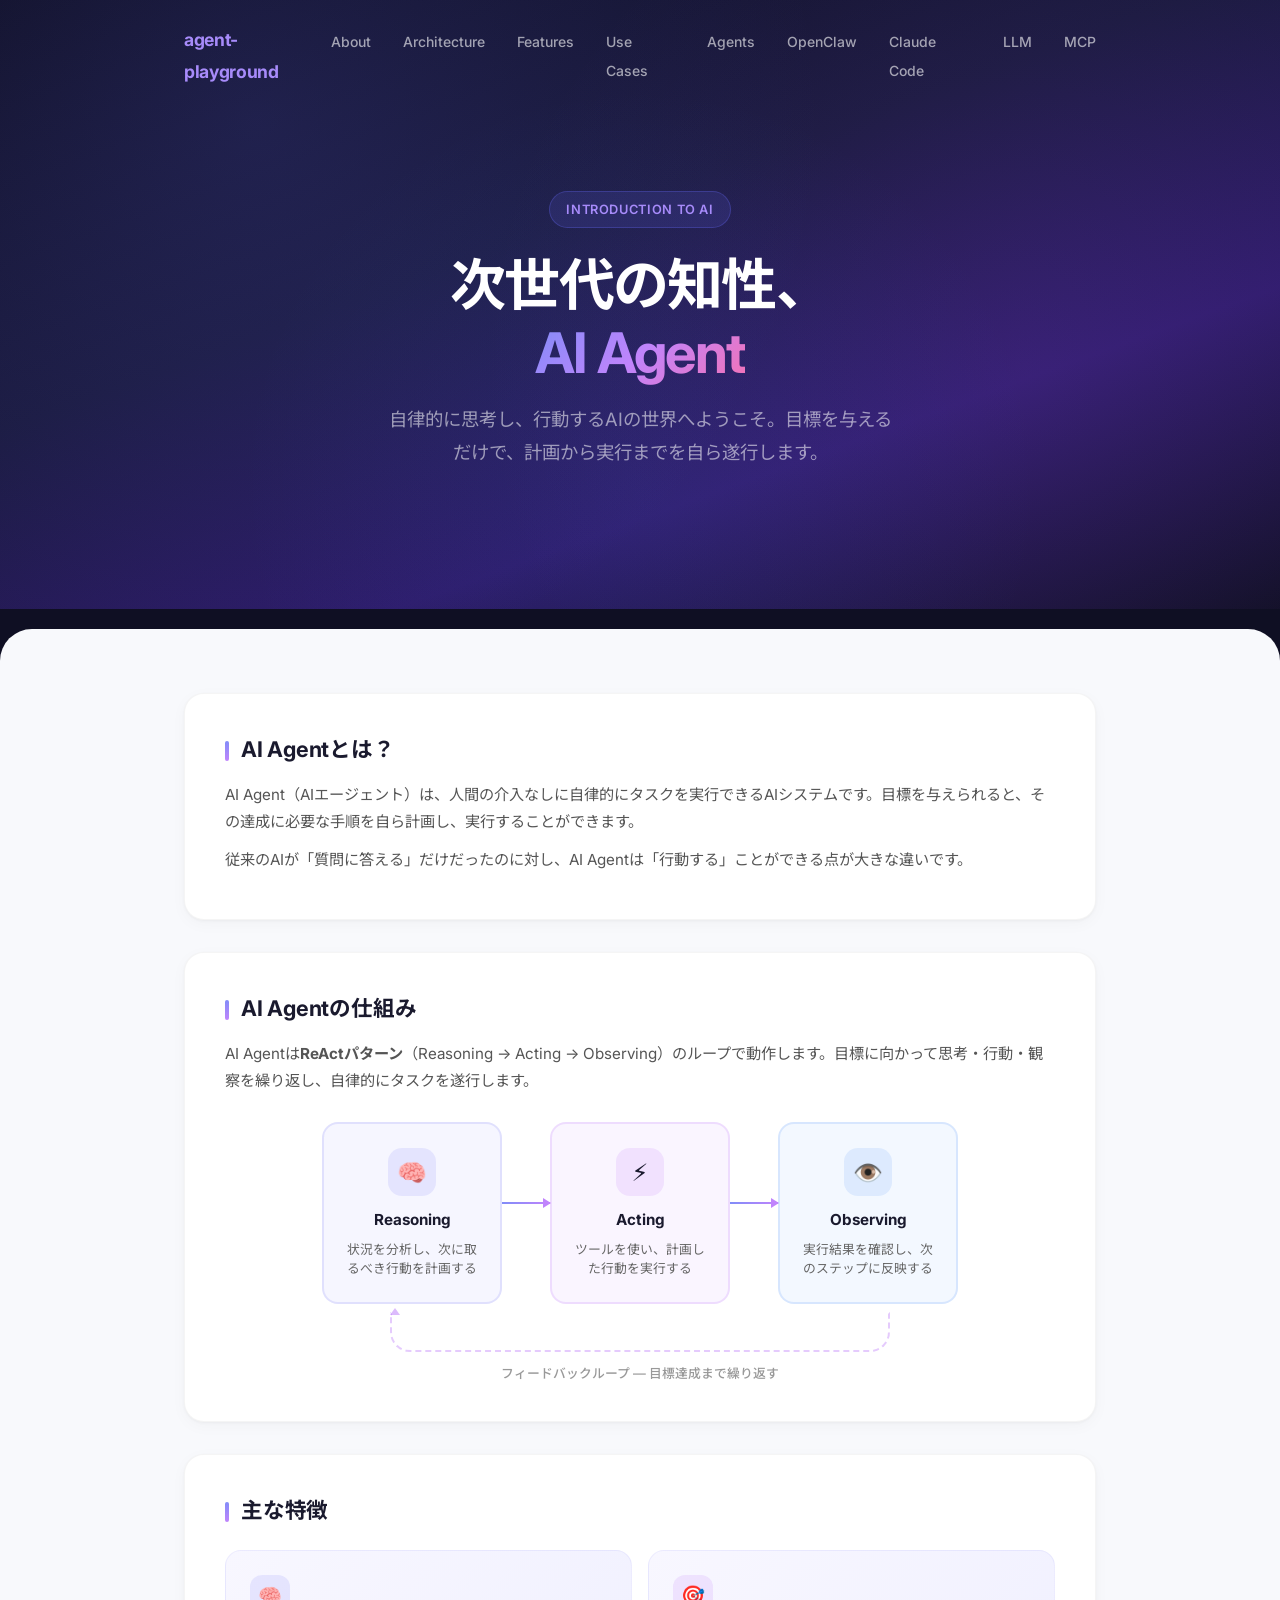
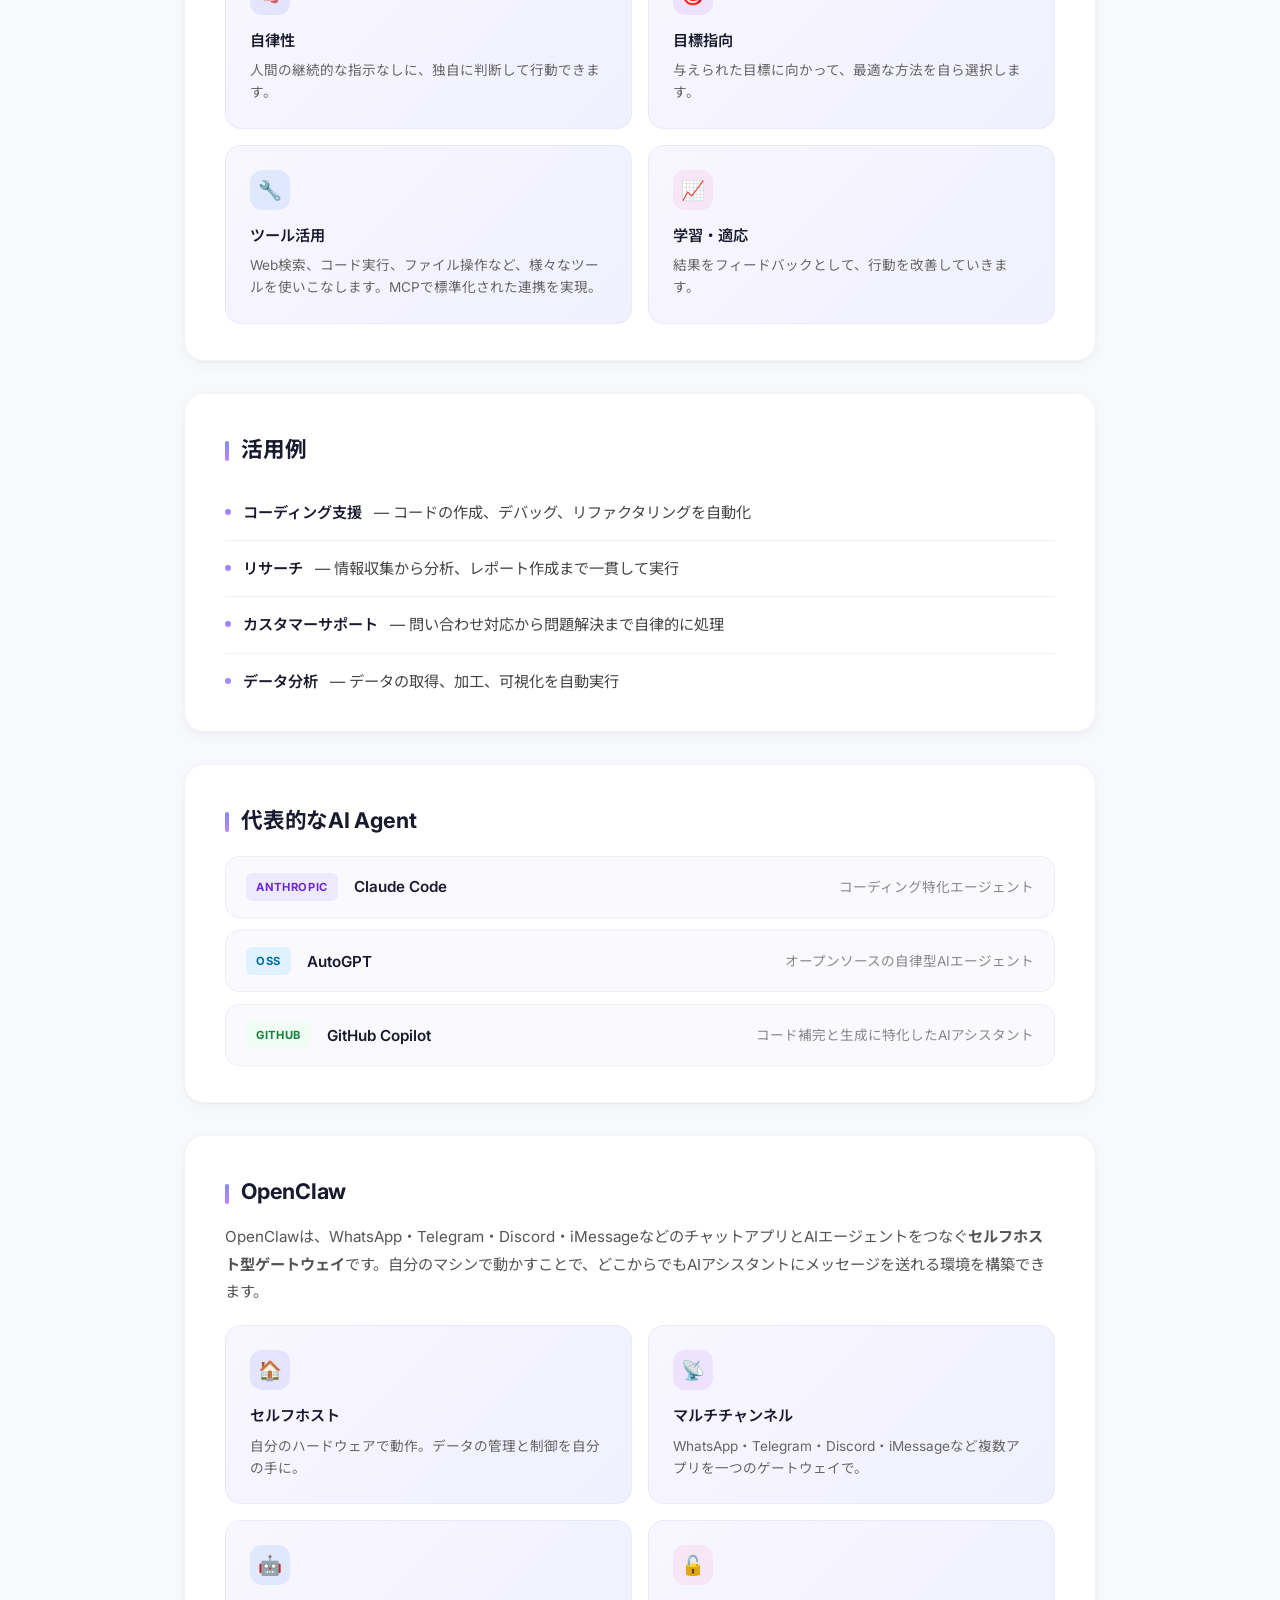
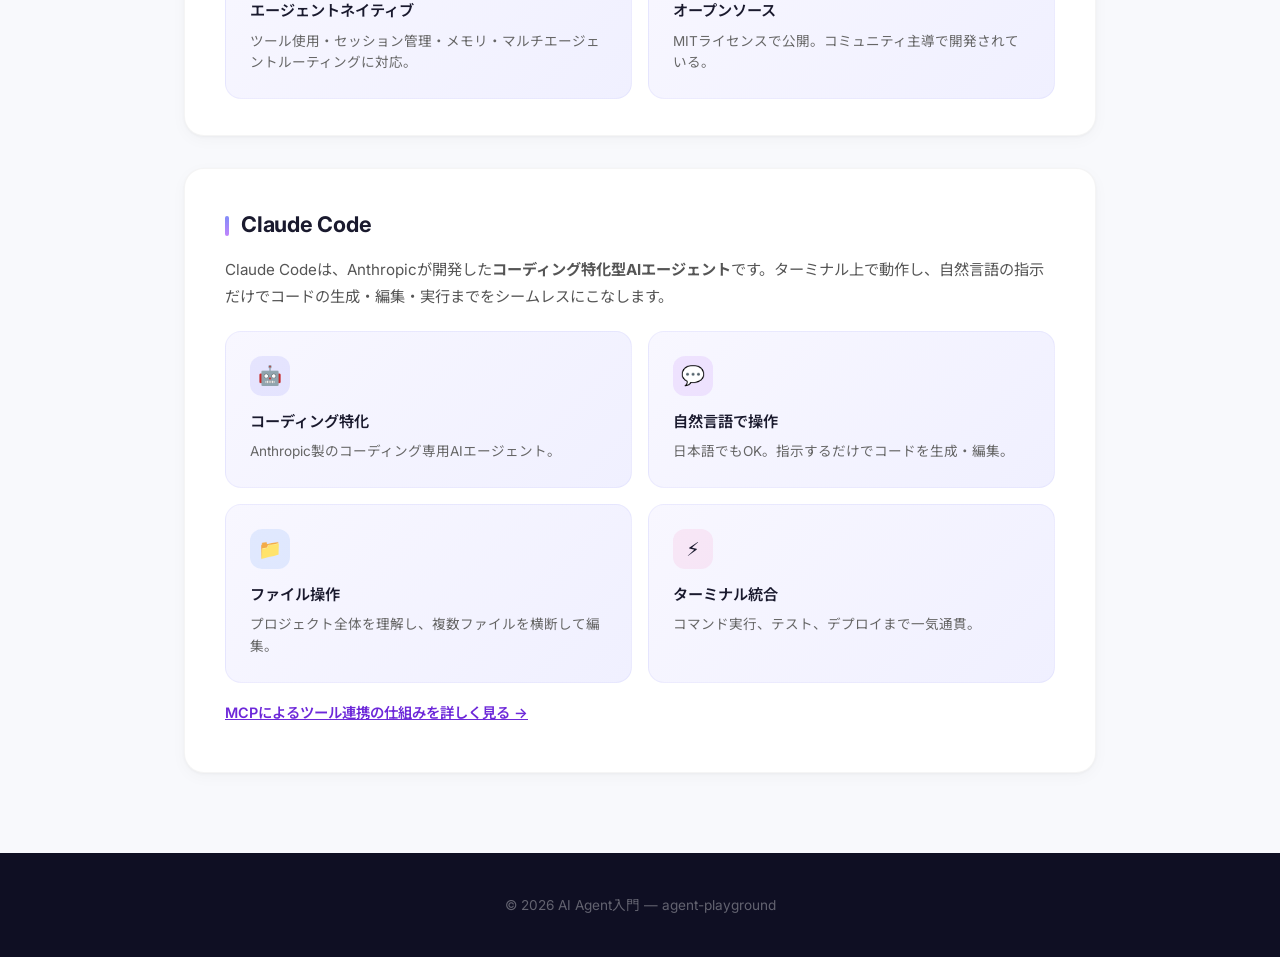
<file: index.html>
<!DOCTYPE html>
<html lang="ja">
<head>
    <meta charset="UTF-8">
    <meta name="viewport" content="width=device-width, initial-scale=1.0">
    <title>AI Agent入門</title>
    <link rel="preconnect" href="https://fonts.googleapis.com">
    <link rel="preconnect" href="https://fonts.gstatic.com" crossorigin>
    <link href="https://fonts.googleapis.com/css2?family=Inter:wght@400;500;600;700&family=Noto+Sans+JP:wght@400;500;600;700&display=swap" rel="stylesheet">
    <link rel="stylesheet" href="styles/common.css">
    <style>
        /* Features grid */
        .features {
            display: grid;
            grid-template-columns: repeat(2, 1fr);
            gap: 16px;
            margin-top: 20px;
        }
        .feature {
            background: linear-gradient(135deg, #f8f7ff 0%, #f0f0ff 100%);
            padding: 24px;
            border-radius: 16px;
            border: 1px solid rgba(99, 102, 241, 0.08);
            transition: border-color 0.2s;
        }
        .feature:hover {
            border-color: rgba(99, 102, 241, 0.2);
        }
        .feature-icon {
            width: 40px;
            height: 40px;
            border-radius: 12px;
            display: flex;
            align-items: center;
            justify-content: center;
            font-size: 1.2rem;
            margin-bottom: 12px;
        }
        .feature-icon.autonomy { background: rgba(99, 102, 241, 0.12); }
        .feature-icon.goal { background: rgba(168, 85, 247, 0.12); }
        .feature-icon.tools { background: rgba(59, 130, 246, 0.12); }
        .feature-icon.learn { background: rgba(244, 114, 182, 0.12); }
        .feature h3 {
            font-size: 0.95rem;
            font-weight: 600;
            color: #1a1a2e;
            margin-bottom: 6px;
        }
        .feature p {
            color: #666;
            font-size: 0.85rem;
            margin-bottom: 0;
            line-height: 1.6;
        }

        /* List items */
        .list-items {
            list-style: none;
            margin: 16px 0 0;
            padding: 0;
        }
        .list-items li {
            display: flex;
            align-items: flex-start;
            gap: 12px;
            padding: 14px 0;
            border-bottom: 1px solid #f0f0f5;
            font-size: 0.95rem;
            color: #444;
        }
        .list-items li:last-child {
            border-bottom: none;
            padding-bottom: 0;
        }
        .list-items li::before {
            content: '';
            flex-shrink: 0;
            width: 6px;
            height: 6px;
            border-radius: 50%;
            background: linear-gradient(135deg, #818cf8, #c084fc);
            margin-top: 10px;
        }
        .list-items strong {
            color: #1a1a2e;
            font-weight: 600;
        }

        /* Agent tags */
        .agent-list {
            display: flex;
            flex-direction: column;
            gap: 12px;
            margin-top: 16px;
        }
        .agent-item {
            display: flex;
            align-items: center;
            gap: 16px;
            padding: 16px 20px;
            background: #fafafe;
            border-radius: 14px;
            border: 1px solid #eeeef5;
            transition: border-color 0.2s;
        }
        .agent-item:hover {
            border-color: #d0d0e0;
        }
        .agent-tag {
            font-size: 0.7rem;
            font-weight: 700;
            text-transform: uppercase;
            letter-spacing: 0.06em;
            padding: 4px 10px;
            border-radius: 6px;
            flex-shrink: 0;
        }
        .agent-tag.anthropic { background: #ede9fe; color: #6d28d9; }
        .agent-tag.oss { background: #e0f2fe; color: #0369a1; }
        .agent-tag.github { background: #f0fdf4; color: #15803d; }
        .agent-name {
            font-weight: 600;
            color: #1a1a2e;
            font-size: 0.95rem;
        }
        .agent-desc {
            color: #888;
            font-size: 0.85rem;
            margin-left: auto;
        }

        /* Responsive */
        @media (max-width: 640px) {
            .features { grid-template-columns: 1fr; }
            .agent-desc { display: none; }
        }
    </style>
</head>
<body>
    <div class="hero-bg">
        <div class="container">
            <nav>
                <div class="logo"><a href="index.html">agent-playground</a></div>
                <ul class="nav-links">
                    <li><a href="#about">About</a></li>
                    <li><a href="#architecture">Architecture</a></li>
                    <li><a href="#features">Features</a></li>
                    <li><a href="#usecases">Use Cases</a></li>
                    <li><a href="#agents">Agents</a></li>
                    <li><a href="#openclaw">OpenClaw</a></li>
                    <li><a href="#claude-code">Claude Code</a></li>
                    <li><a href="llm.html">LLM</a></li>
                    <li><a href="mcp.html">MCP</a></li>
                </ul>
            </nav>
            <header>
                <div class="badge">Introduction to AI</div>
                <h1>次世代の知性、<br><span>AI Agent</span></h1>
                <p>自律的に思考し、行動するAIの世界へようこそ。目標を与えるだけで、計画から実行までを自ら遂行します。</p>
            </header>
        </div>
    </div>

    <div class="content-section">
        <div class="container">
            <div class="card" id="about">
                <h2>AI Agentとは？</h2>
                <p>AI Agent（AIエージェント）は、人間の介入なしに自律的にタスクを実行できるAIシステムです。目標を与えられると、その達成に必要な手順を自ら計画し、実行することができます。</p>
                <p>従来のAIが「質問に答える」だけだったのに対し、AI Agentは「行動する」ことができる点が大きな違いです。</p>
            </div>

            <div class="card" id="architecture">
                <h2>AI Agentの仕組み</h2>
                <p>AI Agentは<strong>ReActパターン</strong>（Reasoning → Acting → Observing）のループで動作します。目標に向かって思考・行動・観察を繰り返し、自律的にタスクを遂行します。</p>
                <div class="react-loop">
                    <div class="react-step react-step--reason">
                        <div class="react-step__icon">🧠</div>
                        <div class="react-step__label">Reasoning</div>
                        <div class="react-step__desc">状況を分析し、次に取るべき行動を計画する</div>
                    </div>
                    <div class="react-arrow react-arrow--horizontal"></div>
                    <div class="react-step react-step--act">
                        <div class="react-step__icon">⚡</div>
                        <div class="react-step__label">Acting</div>
                        <div class="react-step__desc">ツールを使い、計画した行動を実行する</div>
                    </div>
                    <div class="react-arrow react-arrow--horizontal"></div>
                    <div class="react-step react-step--observe">
                        <div class="react-step__icon">👁️</div>
                        <div class="react-step__label">Observing</div>
                        <div class="react-step__desc">実行結果を確認し、次のステップに反映する</div>
                    </div>
                </div>
                <div class="react-feedback">
                    <div class="react-feedback__arrow"></div>
                    <div class="react-feedback__label">フィードバックループ — 目標達成まで繰り返す</div>
                </div>
            </div>

            <div class="card" id="features">
                <h2>主な特徴</h2>
                <div class="features">
                    <div class="feature">
                        <div class="feature-icon autonomy">🧠</div>
                        <h3>自律性</h3>
                        <p>人間の継続的な指示なしに、独自に判断して行動できます。</p>
                    </div>
                    <div class="feature">
                        <div class="feature-icon goal">🎯</div>
                        <h3>目標指向</h3>
                        <p>与えられた目標に向かって、最適な方法を自ら選択します。</p>
                    </div>
                    <a href="mcp.html" class="feature" style="text-decoration: none; color: inherit;">
                        <div class="feature-icon tools">🔧</div>
                        <h3>ツール活用</h3>
                        <p>Web検索、コード実行、ファイル操作など、様々なツールを使いこなします。MCPで標準化された連携を実現。</p>
                    </a>
                    <div class="feature">
                        <div class="feature-icon learn">📈</div>
                        <h3>学習・適応</h3>
                        <p>結果をフィードバックとして、行動を改善していきます。</p>
                    </div>
                </div>
            </div>

            <div class="card" id="usecases">
                <h2>活用例</h2>
                <ul class="list-items">
                    <li><strong>コーディング支援</strong> — コードの作成、デバッグ、リファクタリングを自動化</li>
                    <li><strong>リサーチ</strong> — 情報収集から分析、レポート作成まで一貫して実行</li>
                    <li><strong>カスタマーサポート</strong> — 問い合わせ対応から問題解決まで自律的に処理</li>
                    <li><strong>データ分析</strong> — データの取得、加工、可視化を自動実行</li>
                </ul>
            </div>

            <div class="card" id="agents">
                <h2>代表的なAI Agent</h2>
                <div class="agent-list">
                    <div class="agent-item">
                        <span class="agent-tag anthropic">Anthropic</span>
                        <span class="agent-name">Claude Code</span>
                        <span class="agent-desc">コーディング特化エージェント</span>
                    </div>
                    <div class="agent-item">
                        <span class="agent-tag oss">OSS</span>
                        <span class="agent-name">AutoGPT</span>
                        <span class="agent-desc">オープンソースの自律型AIエージェント</span>
                    </div>
                    <div class="agent-item">
                        <span class="agent-tag github">GitHub</span>
                        <span class="agent-name">GitHub Copilot</span>
                        <span class="agent-desc">コード補完と生成に特化したAIアシスタント</span>
                    </div>
                </div>
            </div>

            <div class="card" id="openclaw">
                <h2>OpenClaw</h2>
                <p>OpenClawは、WhatsApp・Telegram・Discord・iMessageなどのチャットアプリとAIエージェントをつなぐ<strong>セルフホスト型ゲートウェイ</strong>です。自分のマシンで動かすことで、どこからでもAIアシスタントにメッセージを送れる環境を構築できます。</p>
                <div class="features">
                    <div class="feature">
                        <div class="feature-icon autonomy">🏠</div>
                        <h3>セルフホスト</h3>
                        <p>自分のハードウェアで動作。データの管理と制御を自分の手に。</p>
                    </div>
                    <div class="feature">
                        <div class="feature-icon goal">📡</div>
                        <h3>マルチチャンネル</h3>
                        <p>WhatsApp・Telegram・Discord・iMessageなど複数アプリを一つのゲートウェイで。</p>
                    </div>
                    <div class="feature">
                        <div class="feature-icon tools">🤖</div>
                        <h3>エージェントネイティブ</h3>
                        <p>ツール使用・セッション管理・メモリ・マルチエージェントルーティングに対応。</p>
                    </div>
                    <div class="feature">
                        <div class="feature-icon learn">🔓</div>
                        <h3>オープンソース</h3>
                        <p>MITライセンスで公開。コミュニティ主導で開発されている。</p>
                    </div>
                </div>
            </div>
            <div class="card" id="claude-code">
                <h2>Claude Code</h2>
                <p>Claude Codeは、Anthropicが開発した<strong>コーディング特化型AIエージェント</strong>です。ターミナル上で動作し、自然言語の指示だけでコードの生成・編集・実行までをシームレスにこなします。</p>
                <div class="features">
                    <div class="feature">
                        <div class="feature-icon autonomy">🤖</div>
                        <h3>コーディング特化</h3>
                        <p>Anthropic製のコーディング専用AIエージェント。</p>
                    </div>
                    <div class="feature">
                        <div class="feature-icon goal">💬</div>
                        <h3>自然言語で操作</h3>
                        <p>日本語でもOK。指示するだけでコードを生成・編集。</p>
                    </div>
                    <div class="feature">
                        <div class="feature-icon tools">📁</div>
                        <h3>ファイル操作</h3>
                        <p>プロジェクト全体を理解し、複数ファイルを横断して編集。</p>
                    </div>
                    <div class="feature">
                        <div class="feature-icon learn">⚡</div>
                        <h3>ターミナル統合</h3>
                        <p>コマンド実行、テスト、デプロイまで一気通貫。</p>
                    </div>
                </div>
                <p style="margin-top: 16px;"><a href="mcp.html" style="color: #6d28d9; font-weight: 600; font-size: 0.9rem;">MCPによるツール連携の仕組みを詳しく見る &rarr;</a></p>
            </div>
        </div>
    </div>

    <footer>
        <p>&copy; 2026 AI Agent入門 — agent-playground</p>
    </footer>
</body>
</html>
</file>
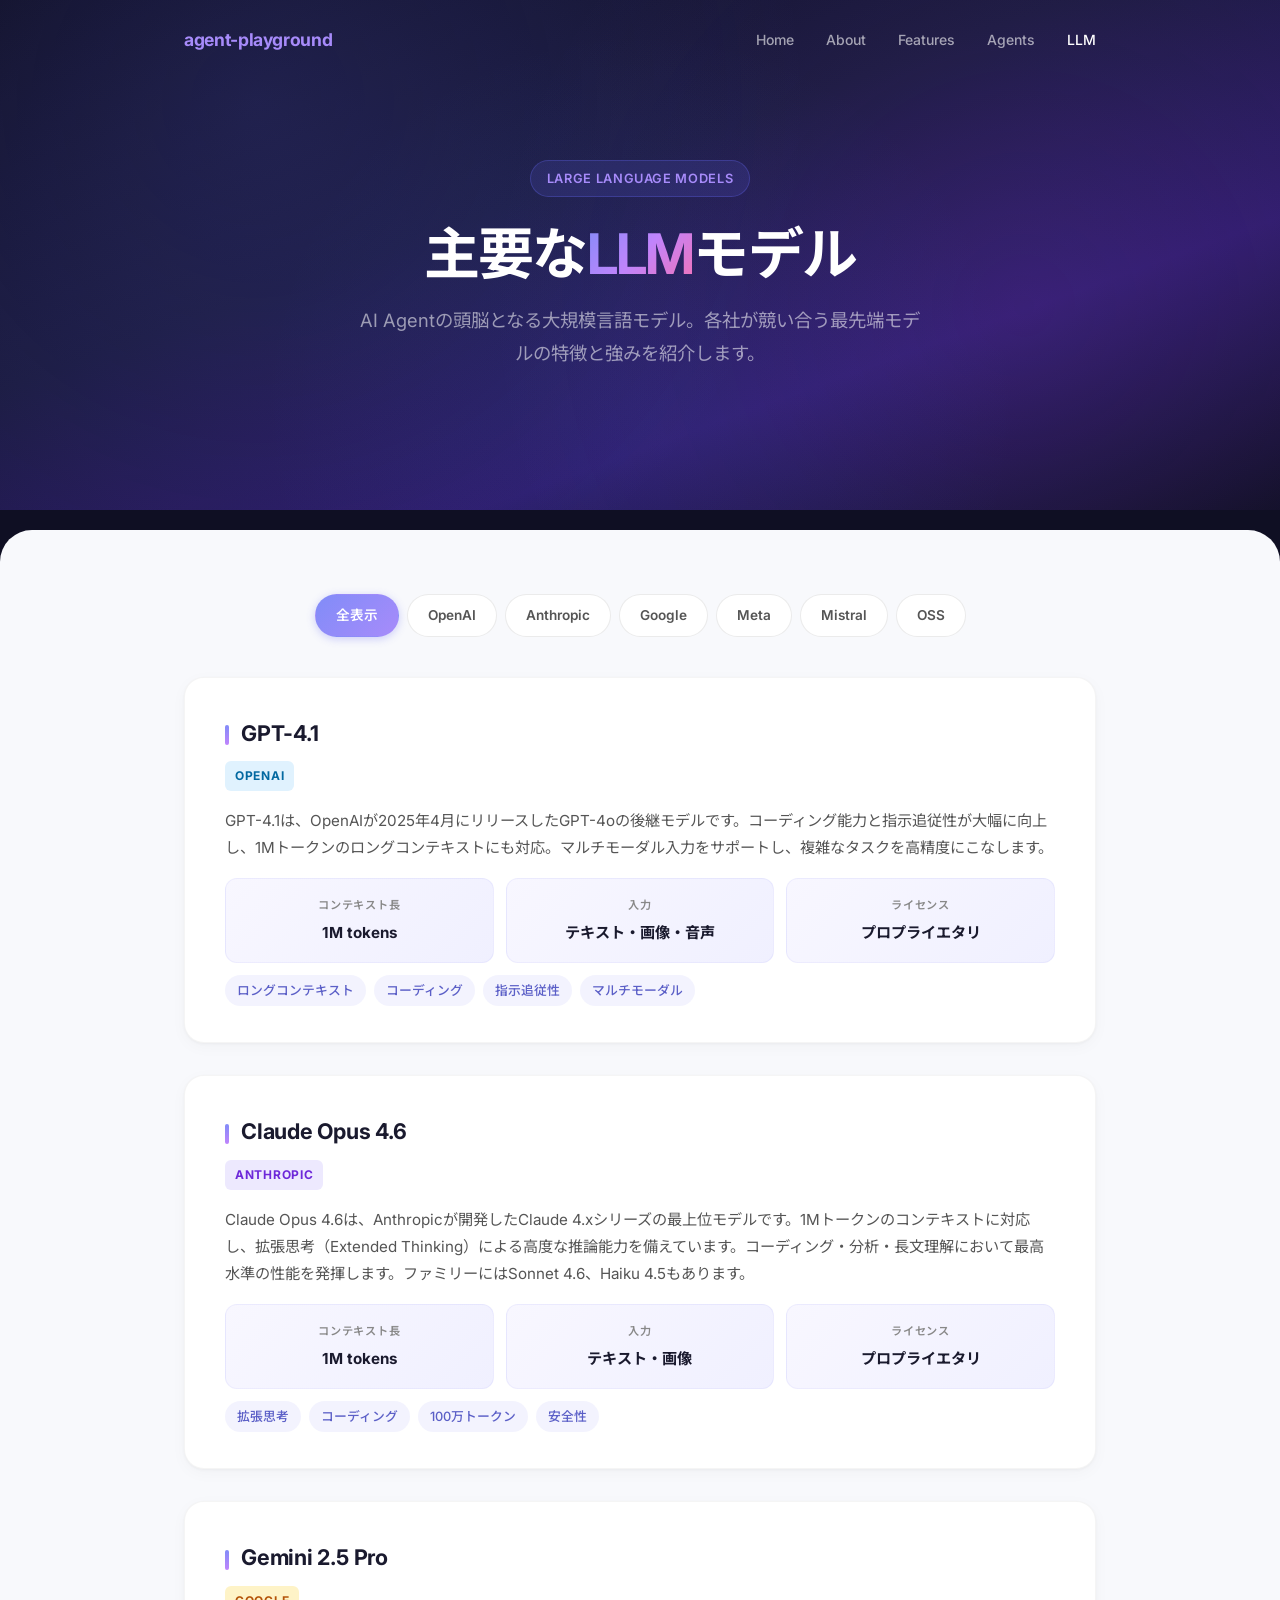
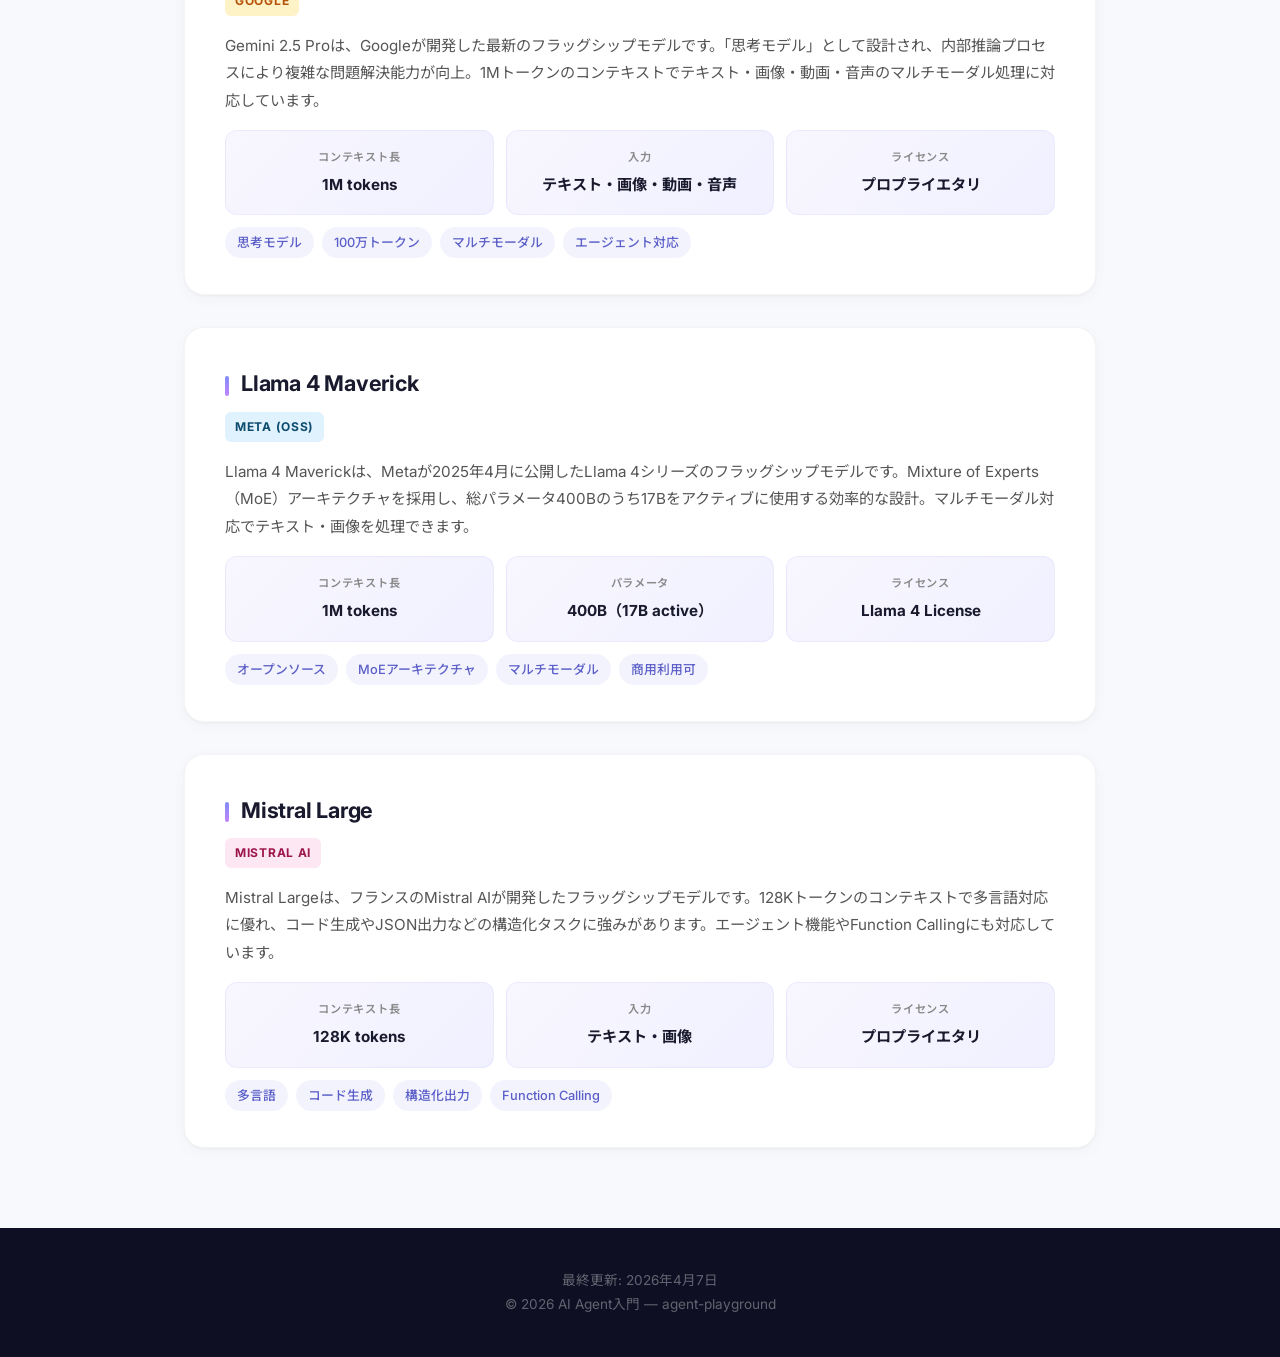
<file: llm.html>
<!DOCTYPE html>
<html lang="ja">
<head>
    <meta charset="UTF-8">
    <meta name="viewport" content="width=device-width, initial-scale=1.0">
    <title>主要LLMモデル紹介 — AI Agent入門</title>
    <link rel="preconnect" href="https://fonts.googleapis.com">
    <link rel="preconnect" href="https://fonts.gstatic.com" crossorigin>
    <link href="https://fonts.googleapis.com/css2?family=Inter:wght@400;500;600;700&family=Noto+Sans+JP:wght@400;500;600;700&display=swap" rel="stylesheet">
    <link rel="stylesheet" href="styles/common.css">
    <style>
        header p {
            max-width: 560px;
        }
        .card h2 {
            margin-bottom: 8px;
        }

        .card-provider {
            display: inline-block;
            font-size: 0.75rem;
            font-weight: 700;
            text-transform: uppercase;
            letter-spacing: 0.06em;
            padding: 4px 10px;
            border-radius: 6px;
            margin-bottom: 16px;
        }
        .card-provider.openai { background: #e0f2fe; color: #0369a1; }
        .card-provider.anthropic { background: #ede9fe; color: #6d28d9; }
        .card-provider.google { background: #fef3c7; color: #b45309; }
        .card-provider.meta { background: #e0f2fe; color: #0c4a6e; }
        .card-provider.mistral { background: #fce7f3; color: #9d174d; }

        .spec-grid {
            display: grid;
            grid-template-columns: repeat(3, 1fr);
            gap: 12px;
            margin-top: 16px;
        }
        .spec-item {
            background: linear-gradient(135deg, #f8f7ff 0%, #f0f0ff 100%);
            padding: 16px;
            border-radius: 12px;
            border: 1px solid rgba(99, 102, 241, 0.08);
            text-align: center;
        }
        .spec-label {
            font-size: 0.7rem;
            font-weight: 600;
            text-transform: uppercase;
            letter-spacing: 0.06em;
            color: #888;
            margin-bottom: 4px;
        }
        .spec-value {
            font-size: 0.95rem;
            font-weight: 700;
            color: #1a1a2e;
        }

        .strengths {
            display: flex;
            flex-wrap: wrap;
            gap: 8px;
            margin-top: 12px;
        }
        .strength-tag {
            font-size: 0.8rem;
            font-weight: 500;
            padding: 4px 12px;
            border-radius: 100px;
            background: rgba(99, 102, 241, 0.08);
            color: #5b5fc7;
        }

        /* Filter */
        .filter-radio {
            display: none;
        }
        .filter-bar {
            display: flex;
            flex-wrap: wrap;
            gap: 8px;
            justify-content: center;
            margin-bottom: 8px;
        }
        .filter-label {
            font-size: 0.85rem;
            font-weight: 600;
            padding: 8px 20px;
            border-radius: 100px;
            background: #fff;
            color: #555;
            border: 1px solid rgba(0, 0, 0, 0.08);
            cursor: pointer;
            transition: all 0.25s ease;
            user-select: none;
        }
        .filter-label:hover {
            background: rgba(99, 102, 241, 0.08);
            color: #5b5fc7;
            border-color: rgba(99, 102, 241, 0.2);
        }
        /* アクティブなフィルタラベル */
        #filter-all:checked ~ .filter-bar label[for="filter-all"],
        #filter-openai:checked ~ .filter-bar label[for="filter-openai"],
        #filter-anthropic:checked ~ .filter-bar label[for="filter-anthropic"],
        #filter-google:checked ~ .filter-bar label[for="filter-google"],
        #filter-meta:checked ~ .filter-bar label[for="filter-meta"],
        #filter-mistral:checked ~ .filter-bar label[for="filter-mistral"],
        #filter-oss:checked ~ .filter-bar label[for="filter-oss"] {
            background: linear-gradient(135deg, #818cf8, #a78bfa);
            color: #fff;
            border-color: transparent;
            box-shadow: 0 2px 8px rgba(99, 102, 241, 0.3);
        }

        /* フィルタリングロジック: 非表示アニメーション */
        .content-section .card {
            transition: opacity 0.3s ease, transform 0.3s ease, max-height 0.4s ease, margin 0.4s ease, padding 0.4s ease;
            overflow: hidden;
            max-height: 600px;
        }

        /* 各フィルタ選択時に該当しないカードを非表示 */
        #filter-openai:checked ~ .card:not(.card-openai),
        #filter-anthropic:checked ~ .card:not(.card-anthropic),
        #filter-google:checked ~ .card:not(.card-google),
        #filter-meta:checked ~ .card:not(.card-meta),
        #filter-mistral:checked ~ .card:not(.card-mistral),
        #filter-oss:checked ~ .card:not(.card-oss) {
            opacity: 0;
            max-height: 0;
            margin: 0;
            padding-top: 0;
            padding-bottom: 0;
            border-color: transparent;
            transform: scale(0.95);
            pointer-events: none;
        }

        /* Responsive */
        @media (max-width: 640px) {
            .spec-grid { grid-template-columns: 1fr; }
            .filter-label {
                font-size: 0.78rem;
                padding: 6px 14px;
            }
        }
    </style>
</head>
<body>
    <div class="hero-bg">
        <div class="container">
            <nav>
                <div class="logo"><a href="index.html">agent-playground</a></div>
                <ul class="nav-links">
                    <li><a href="index.html">Home</a></li>
                    <li><a href="index.html#about">About</a></li>
                    <li><a href="index.html#features">Features</a></li>
                    <li><a href="index.html#agents">Agents</a></li>
                    <li><a href="llm.html" class="active">LLM</a></li>
                </ul>
            </nav>
            <header>
                <div class="badge">Large Language Models</div>
                <h1>主要な<span>LLM</span>モデル</h1>
                <p>AI Agentの頭脳となる大規模言語モデル。各社が競い合う最先端モデルの特徴と強みを紹介します。</p>
            </header>
        </div>
    </div>

    <div class="content-section">
        <div class="container">

            <!-- フィルタ用ラジオボタン（非表示） -->
            <input type="radio" name="filter" id="filter-all" class="filter-radio" checked>
            <input type="radio" name="filter" id="filter-openai" class="filter-radio">
            <input type="radio" name="filter" id="filter-anthropic" class="filter-radio">
            <input type="radio" name="filter" id="filter-google" class="filter-radio">
            <input type="radio" name="filter" id="filter-meta" class="filter-radio">
            <input type="radio" name="filter" id="filter-mistral" class="filter-radio">
            <input type="radio" name="filter" id="filter-oss" class="filter-radio">

            <!-- フィルタバー -->
            <div class="filter-bar">
                <label for="filter-all" class="filter-label">全表示</label>
                <label for="filter-openai" class="filter-label">OpenAI</label>
                <label for="filter-anthropic" class="filter-label">Anthropic</label>
                <label for="filter-google" class="filter-label">Google</label>
                <label for="filter-meta" class="filter-label">Meta</label>
                <label for="filter-mistral" class="filter-label">Mistral</label>
                <label for="filter-oss" class="filter-label">OSS</label>
            </div>

            <!-- GPT-4.1 -->
            <div class="card card-openai">
                <h2>GPT-4.1</h2>
                <span class="card-provider openai">OpenAI</span>
                <p>GPT-4.1は、OpenAIが2025年4月にリリースしたGPT-4oの後継モデルです。コーディング能力と指示追従性が大幅に向上し、1Mトークンのロングコンテキストにも対応。マルチモーダル入力をサポートし、複雑なタスクを高精度にこなします。</p>
                <div class="spec-grid">
                    <div class="spec-item">
                        <div class="spec-label">コンテキスト長</div>
                        <div class="spec-value">1M tokens</div>
                    </div>
                    <div class="spec-item">
                        <div class="spec-label">入力</div>
                        <div class="spec-value">テキスト・画像・音声</div>
                    </div>
                    <div class="spec-item">
                        <div class="spec-label">ライセンス</div>
                        <div class="spec-value">プロプライエタリ</div>
                    </div>
                </div>
                <div class="strengths">
                    <span class="strength-tag">ロングコンテキスト</span>
                    <span class="strength-tag">コーディング</span>
                    <span class="strength-tag">指示追従性</span>
                    <span class="strength-tag">マルチモーダル</span>
                </div>
            </div>

            <!-- Claude Opus 4.6 -->
            <div class="card card-anthropic">
                <h2>Claude Opus 4.6</h2>
                <span class="card-provider anthropic">Anthropic</span>
                <p>Claude Opus 4.6は、Anthropicが開発したClaude 4.xシリーズの最上位モデルです。1Mトークンのコンテキストに対応し、拡張思考（Extended Thinking）による高度な推論能力を備えています。コーディング・分析・長文理解において最高水準の性能を発揮します。ファミリーにはSonnet 4.6、Haiku 4.5もあります。</p>
                <div class="spec-grid">
                    <div class="spec-item">
                        <div class="spec-label">コンテキスト長</div>
                        <div class="spec-value">1M tokens</div>
                    </div>
                    <div class="spec-item">
                        <div class="spec-label">入力</div>
                        <div class="spec-value">テキスト・画像</div>
                    </div>
                    <div class="spec-item">
                        <div class="spec-label">ライセンス</div>
                        <div class="spec-value">プロプライエタリ</div>
                    </div>
                </div>
                <div class="strengths">
                    <span class="strength-tag">拡張思考</span>
                    <span class="strength-tag">コーディング</span>
                    <span class="strength-tag">100万トークン</span>
                    <span class="strength-tag">安全性</span>
                </div>
            </div>

            <!-- Gemini 2.5 Pro -->
            <div class="card card-google">
                <h2>Gemini 2.5 Pro</h2>
                <span class="card-provider google">Google</span>
                <p>Gemini 2.5 Proは、Googleが開発した最新のフラッグシップモデルです。「思考モデル」として設計され、内部推論プロセスにより複雑な問題解決能力が向上。1Mトークンのコンテキストでテキスト・画像・動画・音声のマルチモーダル処理に対応しています。</p>
                <div class="spec-grid">
                    <div class="spec-item">
                        <div class="spec-label">コンテキスト長</div>
                        <div class="spec-value">1M tokens</div>
                    </div>
                    <div class="spec-item">
                        <div class="spec-label">入力</div>
                        <div class="spec-value">テキスト・画像・動画・音声</div>
                    </div>
                    <div class="spec-item">
                        <div class="spec-label">ライセンス</div>
                        <div class="spec-value">プロプライエタリ</div>
                    </div>
                </div>
                <div class="strengths">
                    <span class="strength-tag">思考モデル</span>
                    <span class="strength-tag">100万トークン</span>
                    <span class="strength-tag">マルチモーダル</span>
                    <span class="strength-tag">エージェント対応</span>
                </div>
            </div>

            <!-- Llama 4 Maverick -->
            <div class="card card-meta card-oss">
                <h2>Llama 4 Maverick</h2>
                <span class="card-provider meta">Meta (OSS)</span>
                <p>Llama 4 Maverickは、Metaが2025年4月に公開したLlama 4シリーズのフラッグシップモデルです。Mixture of Experts（MoE）アーキテクチャを採用し、総パラメータ400Bのうち17Bをアクティブに使用する効率的な設計。マルチモーダル対応でテキスト・画像を処理できます。</p>
                <div class="spec-grid">
                    <div class="spec-item">
                        <div class="spec-label">コンテキスト長</div>
                        <div class="spec-value">1M tokens</div>
                    </div>
                    <div class="spec-item">
                        <div class="spec-label">パラメータ</div>
                        <div class="spec-value">400B（17B active）</div>
                    </div>
                    <div class="spec-item">
                        <div class="spec-label">ライセンス</div>
                        <div class="spec-value">Llama 4 License</div>
                    </div>
                </div>
                <div class="strengths">
                    <span class="strength-tag">オープンソース</span>
                    <span class="strength-tag">MoEアーキテクチャ</span>
                    <span class="strength-tag">マルチモーダル</span>
                    <span class="strength-tag">商用利用可</span>
                </div>
            </div>

            <!-- Mistral Large -->
            <div class="card card-mistral">
                <h2>Mistral Large</h2>
                <span class="card-provider mistral">Mistral AI</span>
                <p>Mistral Largeは、フランスのMistral AIが開発したフラッグシップモデルです。128Kトークンのコンテキストで多言語対応に優れ、コード生成やJSON出力などの構造化タスクに強みがあります。エージェント機能やFunction Callingにも対応しています。</p>
                <div class="spec-grid">
                    <div class="spec-item">
                        <div class="spec-label">コンテキスト長</div>
                        <div class="spec-value">128K tokens</div>
                    </div>
                    <div class="spec-item">
                        <div class="spec-label">入力</div>
                        <div class="spec-value">テキスト・画像</div>
                    </div>
                    <div class="spec-item">
                        <div class="spec-label">ライセンス</div>
                        <div class="spec-value">プロプライエタリ</div>
                    </div>
                </div>
                <div class="strengths">
                    <span class="strength-tag">多言語</span>
                    <span class="strength-tag">コード生成</span>
                    <span class="strength-tag">構造化出力</span>
                    <span class="strength-tag">Function Calling</span>
                </div>
            </div>

        </div>
    </div>

    <footer>
        <p>最終更新: 2026年4月7日</p>
        <p>&copy; 2026 AI Agent入門 — agent-playground</p>
    </footer>
</body>
</html>
</file>
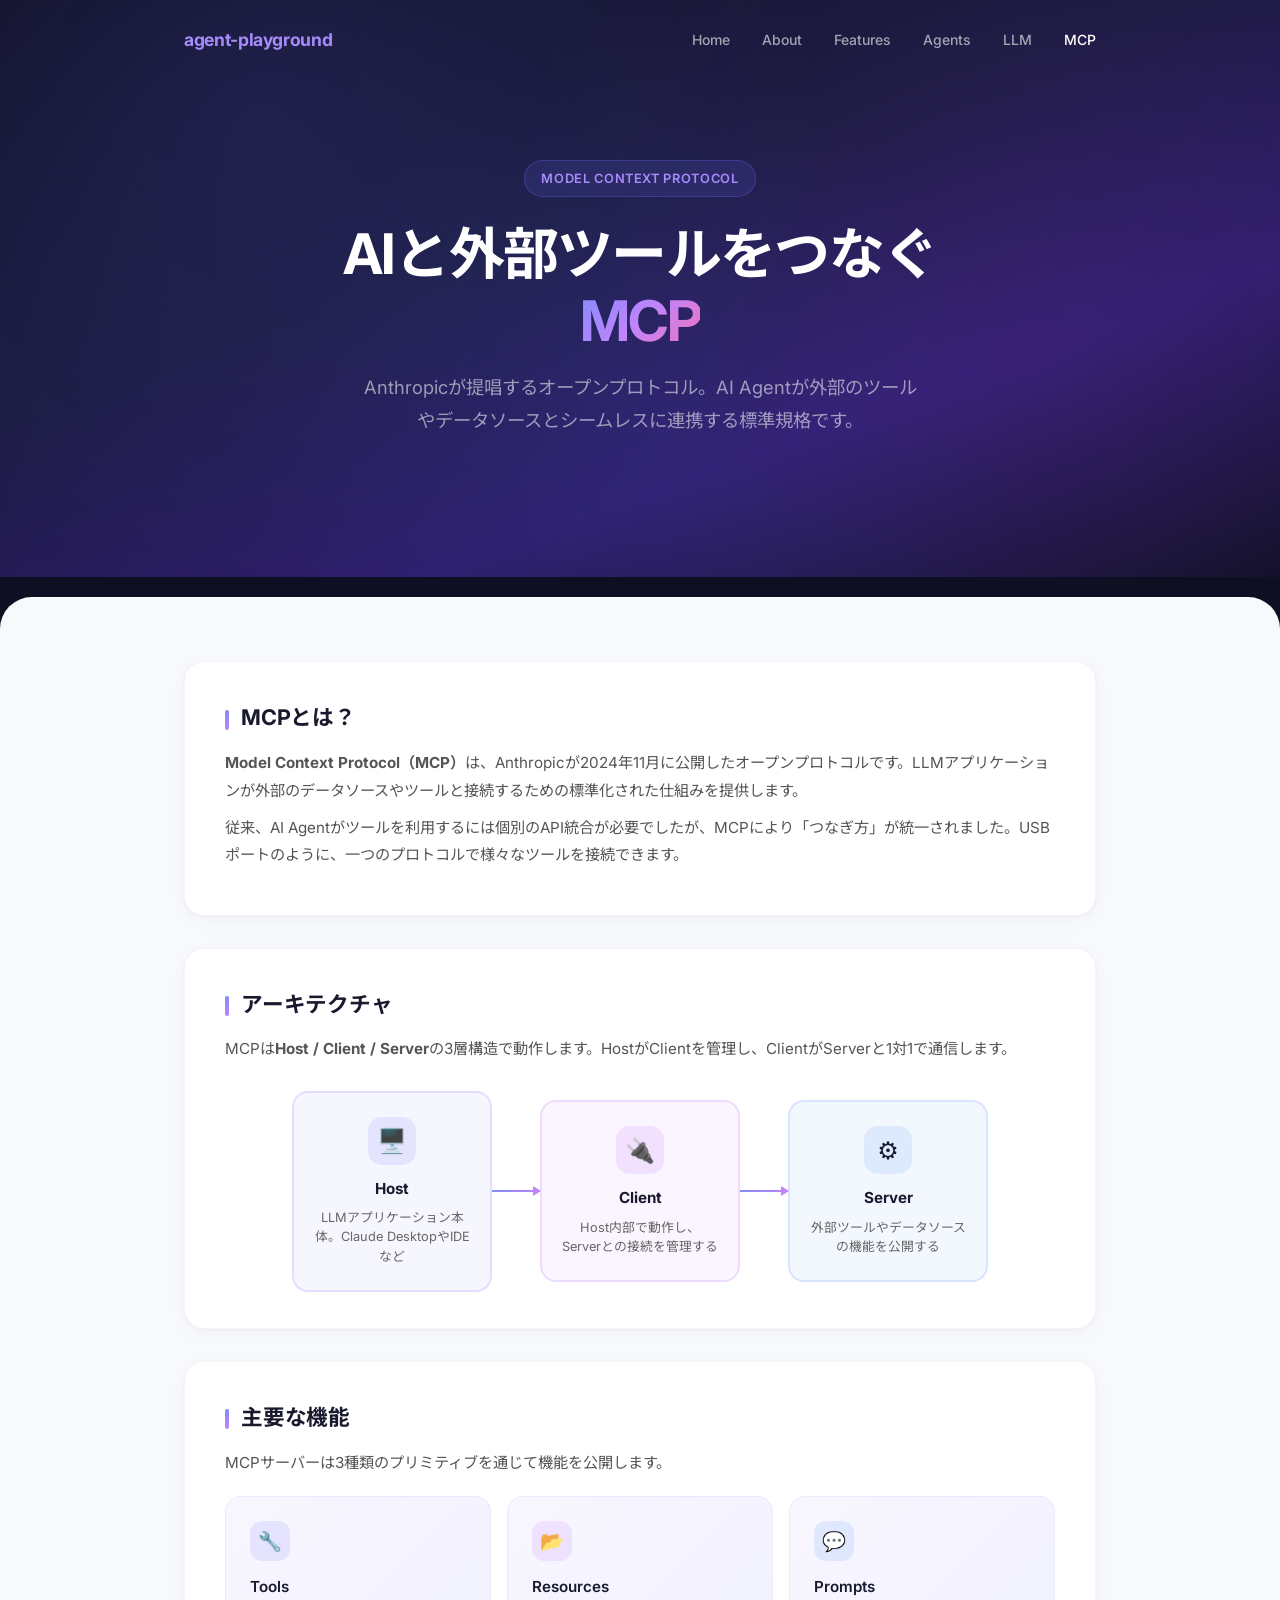
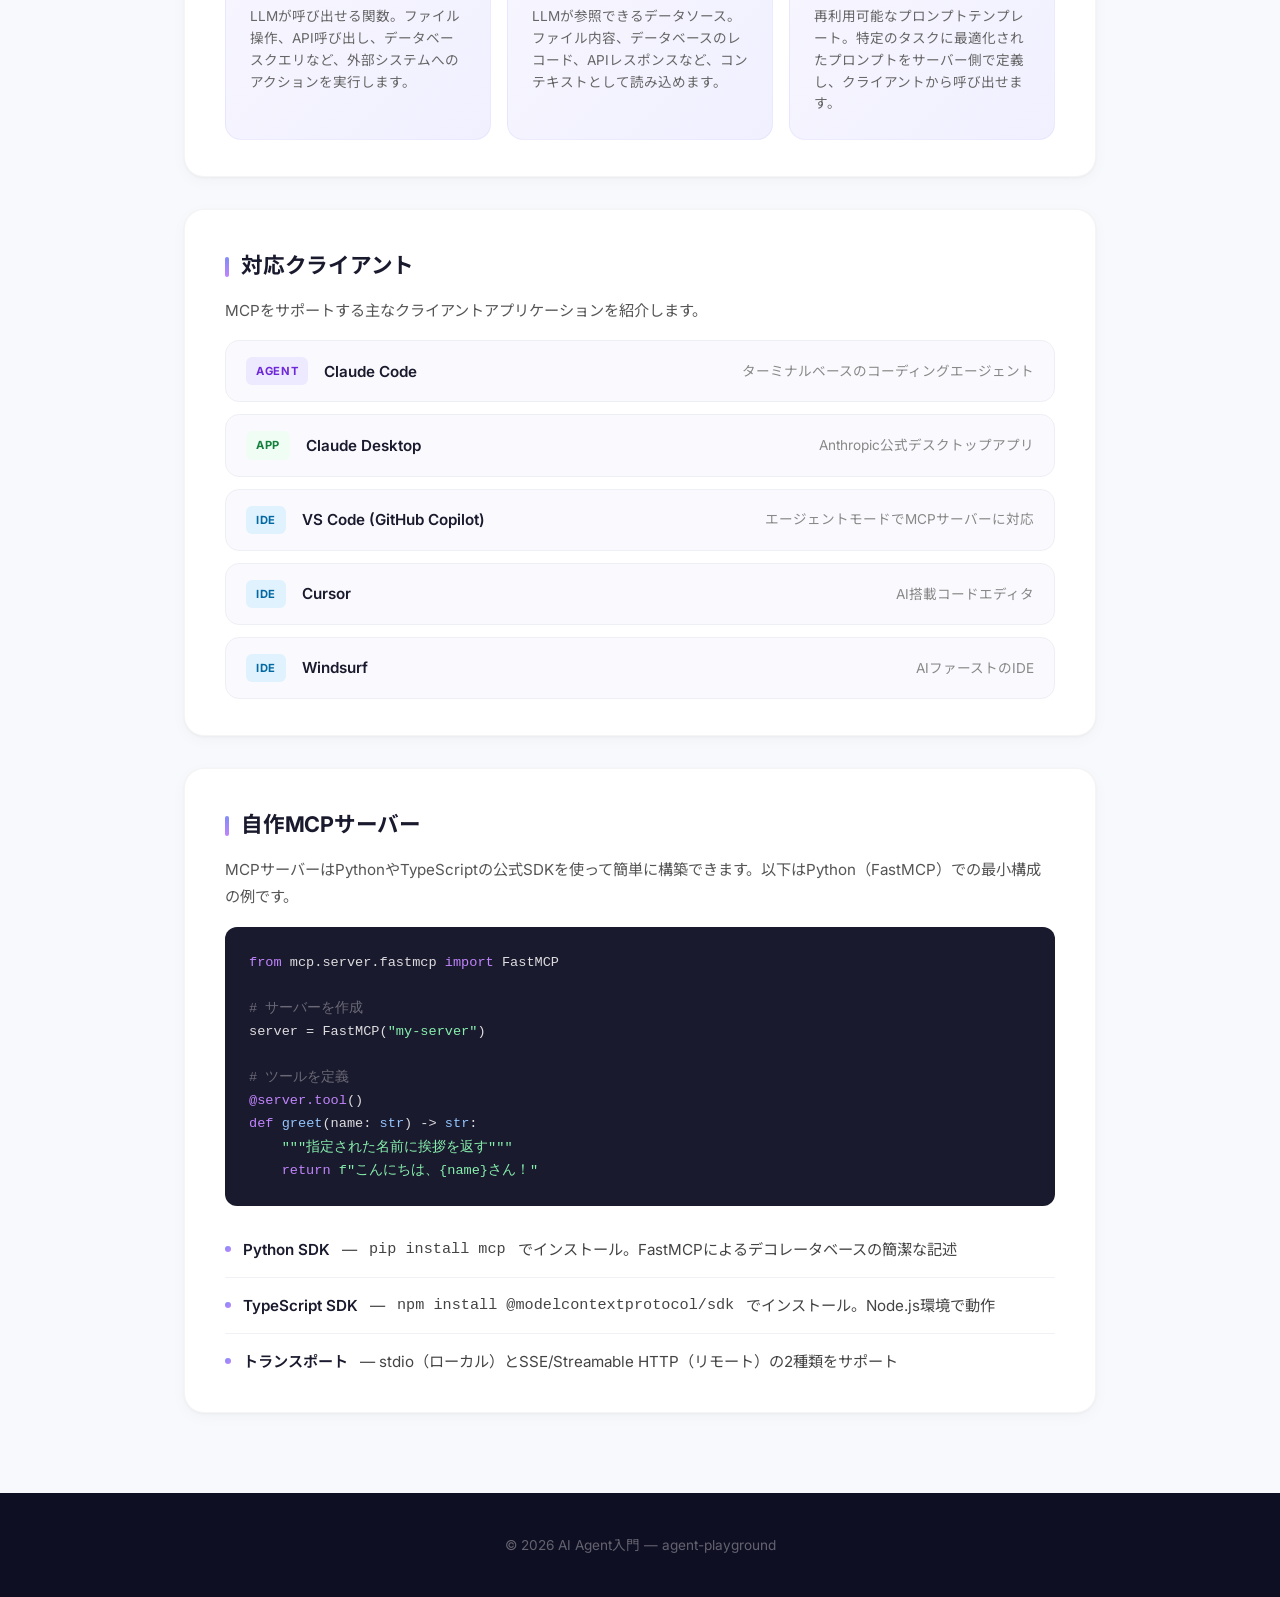
<file: mcp.html>
<!DOCTYPE html>
<html lang="ja">
<head>
    <meta charset="UTF-8">
    <meta name="viewport" content="width=device-width, initial-scale=1.0">
    <title>Model Context Protocol (MCP) — AI Agent入門</title>
    <link rel="preconnect" href="https://fonts.googleapis.com">
    <link rel="preconnect" href="https://fonts.gstatic.com" crossorigin>
    <link href="https://fonts.googleapis.com/css2?family=Inter:wght@400;500;600;700&family=Noto+Sans+JP:wght@400;500;600;700&display=swap" rel="stylesheet">
    <link rel="stylesheet" href="styles/common.css">
    <style>
        header p {
            max-width: 560px;
        }

        /* Architecture diagram */
        .arch-diagram {
            display: flex;
            align-items: center;
            justify-content: center;
            gap: 0;
            margin-top: 28px;
            padding: 0 12px;
        }
        .arch-block {
            display: flex;
            flex-direction: column;
            align-items: center;
            text-align: center;
            padding: 24px 20px;
            border-radius: 16px;
            border: 2px solid transparent;
            width: 200px;
        }
        .arch-block--host {
            background: rgba(99, 102, 241, 0.06);
            border-color: rgba(99, 102, 241, 0.15);
        }
        .arch-block--client {
            background: rgba(168, 85, 247, 0.06);
            border-color: rgba(168, 85, 247, 0.15);
        }
        .arch-block--server {
            background: rgba(59, 130, 246, 0.06);
            border-color: rgba(59, 130, 246, 0.15);
        }
        .arch-block__icon {
            width: 48px;
            height: 48px;
            border-radius: 14px;
            display: flex;
            align-items: center;
            justify-content: center;
            font-size: 1.5rem;
            margin-bottom: 10px;
        }
        .arch-block--host .arch-block__icon { background: rgba(99, 102, 241, 0.12); }
        .arch-block--client .arch-block__icon { background: rgba(168, 85, 247, 0.12); }
        .arch-block--server .arch-block__icon { background: rgba(59, 130, 246, 0.12); }
        .arch-block__label {
            font-size: 0.95rem;
            font-weight: 700;
            color: #1a1a2e;
            margin-bottom: 6px;
        }
        .arch-block__desc {
            font-size: 0.8rem;
            color: #666;
            line-height: 1.5;
        }

        /* Reuse arrow style from common */
        .arch-arrow {
            width: 48px;
            height: 2px;
            background: linear-gradient(90deg, #818cf8, #c084fc);
            position: relative;
            flex-shrink: 0;
        }
        .arch-arrow::after {
            content: '';
            position: absolute;
            right: -1px;
            top: 50%;
            transform: translateY(-50%);
            width: 0;
            height: 0;
            border-left: 8px solid #c084fc;
            border-top: 5px solid transparent;
            border-bottom: 5px solid transparent;
        }

        /* Features grid */
        .features {
            display: grid;
            grid-template-columns: repeat(3, 1fr);
            gap: 16px;
            margin-top: 20px;
        }
        .feature {
            background: linear-gradient(135deg, #f8f7ff 0%, #f0f0ff 100%);
            padding: 24px;
            border-radius: 16px;
            border: 1px solid rgba(99, 102, 241, 0.08);
            transition: border-color 0.2s;
        }
        .feature:hover {
            border-color: rgba(99, 102, 241, 0.2);
        }
        .feature-icon {
            width: 40px;
            height: 40px;
            border-radius: 12px;
            display: flex;
            align-items: center;
            justify-content: center;
            font-size: 1.2rem;
            margin-bottom: 12px;
        }
        .feature-icon.tools { background: rgba(99, 102, 241, 0.12); }
        .feature-icon.resources { background: rgba(168, 85, 247, 0.12); }
        .feature-icon.prompts { background: rgba(59, 130, 246, 0.12); }
        .feature h3 {
            font-size: 0.95rem;
            font-weight: 600;
            color: #1a1a2e;
            margin-bottom: 6px;
        }
        .feature p {
            color: #666;
            font-size: 0.85rem;
            margin-bottom: 0;
            line-height: 1.6;
        }

        /* Client list */
        .client-list {
            display: flex;
            flex-direction: column;
            gap: 12px;
            margin-top: 16px;
        }
        .client-item {
            display: flex;
            align-items: center;
            gap: 16px;
            padding: 16px 20px;
            background: #fafafe;
            border-radius: 14px;
            border: 1px solid #eeeef5;
            transition: border-color 0.2s;
        }
        .client-item:hover {
            border-color: #d0d0e0;
        }
        .client-tag {
            font-size: 0.7rem;
            font-weight: 700;
            text-transform: uppercase;
            letter-spacing: 0.06em;
            padding: 4px 10px;
            border-radius: 6px;
            flex-shrink: 0;
        }
        .client-tag.ide { background: #e0f2fe; color: #0369a1; }
        .client-tag.agent { background: #ede9fe; color: #6d28d9; }
        .client-tag.app { background: #f0fdf4; color: #15803d; }
        .client-name {
            font-weight: 600;
            color: #1a1a2e;
            font-size: 0.95rem;
        }
        .client-desc {
            color: #888;
            font-size: 0.85rem;
            margin-left: auto;
        }

        /* Code block */
        .code-block {
            background: #1a1a2e;
            border-radius: 12px;
            padding: 24px;
            margin-top: 16px;
            overflow-x: auto;
        }
        .code-block pre {
            color: rgba(255, 255, 255, 0.85);
            font-family: 'SF Mono', 'Fira Code', 'Cascadia Code', monospace;
            font-size: 0.85rem;
            line-height: 1.7;
            margin: 0;
        }
        .code-block .comment { color: rgba(255, 255, 255, 0.35); }
        .code-block .keyword { color: #c084fc; }
        .code-block .string { color: #86efac; }
        .code-block .key { color: #93c5fd; }

        /* List items */
        .list-items {
            list-style: none;
            margin: 16px 0 0;
            padding: 0;
        }
        .list-items li {
            display: flex;
            align-items: flex-start;
            gap: 12px;
            padding: 14px 0;
            border-bottom: 1px solid #f0f0f5;
            font-size: 0.95rem;
            color: #444;
        }
        .list-items li:last-child {
            border-bottom: none;
            padding-bottom: 0;
        }
        .list-items li::before {
            content: '';
            flex-shrink: 0;
            width: 6px;
            height: 6px;
            border-radius: 50%;
            background: linear-gradient(135deg, #818cf8, #c084fc);
            margin-top: 10px;
        }
        .list-items strong {
            color: #1a1a2e;
            font-weight: 600;
        }

        /* Responsive */
        @media (max-width: 640px) {
            .features { grid-template-columns: 1fr; }
            .arch-diagram {
                flex-direction: column;
                align-items: center;
                gap: 0;
            }
            .arch-block {
                width: 100%;
                max-width: 280px;
            }
            .arch-arrow {
                width: 2px;
                height: 32px;
                background: linear-gradient(180deg, #818cf8, #c084fc);
            }
            .arch-arrow::after {
                right: auto;
                top: auto;
                bottom: -1px;
                left: 50%;
                transform: translateX(-50%);
                border-left: 5px solid transparent;
                border-right: 5px solid transparent;
                border-top: 8px solid #c084fc;
                border-bottom: none;
            }
            .client-desc { display: none; }
        }
    </style>
</head>
<body>
    <div class="hero-bg">
        <div class="container">
            <nav>
                <div class="logo"><a href="index.html">agent-playground</a></div>
                <ul class="nav-links">
                    <li><a href="index.html">Home</a></li>
                    <li><a href="index.html#about">About</a></li>
                    <li><a href="index.html#features">Features</a></li>
                    <li><a href="index.html#agents">Agents</a></li>
                    <li><a href="llm.html">LLM</a></li>
                    <li><a href="mcp.html" class="active">MCP</a></li>
                </ul>
            </nav>
            <header>
                <div class="badge">Model Context Protocol</div>
                <h1>AIと外部ツールをつなぐ<br><span>MCP</span></h1>
                <p>Anthropicが提唱するオープンプロトコル。AI Agentが外部のツールやデータソースとシームレスに連携する標準規格です。</p>
            </header>
        </div>
    </div>

    <div class="content-section">
        <div class="container">

            <!-- MCPとは -->
            <div class="card" id="about">
                <h2>MCPとは？</h2>
                <p><strong>Model Context Protocol（MCP）</strong>は、Anthropicが2024年11月に公開したオープンプロトコルです。LLMアプリケーションが外部のデータソースやツールと接続するための標準化された仕組みを提供します。</p>
                <p>従来、AI Agentがツールを利用するには個別のAPI統合が必要でしたが、MCPにより「つなぎ方」が統一されました。USBポートのように、一つのプロトコルで様々なツールを接続できます。</p>
            </div>

            <!-- アーキテクチャ -->
            <div class="card" id="architecture">
                <h2>アーキテクチャ</h2>
                <p>MCPは<strong>Host / Client / Server</strong>の3層構造で動作します。HostがClientを管理し、ClientがServerと1対1で通信します。</p>
                <div class="arch-diagram">
                    <div class="arch-block arch-block--host">
                        <div class="arch-block__icon">🖥️</div>
                        <div class="arch-block__label">Host</div>
                        <div class="arch-block__desc">LLMアプリケーション本体。Claude DesktopやIDEなど</div>
                    </div>
                    <div class="arch-arrow"></div>
                    <div class="arch-block arch-block--client">
                        <div class="arch-block__icon">🔌</div>
                        <div class="arch-block__label">Client</div>
                        <div class="arch-block__desc">Host内部で動作し、Serverとの接続を管理する</div>
                    </div>
                    <div class="arch-arrow"></div>
                    <div class="arch-block arch-block--server">
                        <div class="arch-block__icon">⚙️</div>
                        <div class="arch-block__label">Server</div>
                        <div class="arch-block__desc">外部ツールやデータソースの機能を公開する</div>
                    </div>
                </div>
            </div>

            <!-- 主要な機能 -->
            <div class="card" id="capabilities">
                <h2>主要な機能</h2>
                <p>MCPサーバーは3種類のプリミティブを通じて機能を公開します。</p>
                <div class="features">
                    <div class="feature">
                        <div class="feature-icon tools">🔧</div>
                        <h3>Tools</h3>
                        <p>LLMが呼び出せる関数。ファイル操作、API呼び出し、データベースクエリなど、外部システムへのアクションを実行します。</p>
                    </div>
                    <div class="feature">
                        <div class="feature-icon resources">📂</div>
                        <h3>Resources</h3>
                        <p>LLMが参照できるデータソース。ファイル内容、データベースのレコード、APIレスポンスなど、コンテキストとして読み込めます。</p>
                    </div>
                    <div class="feature">
                        <div class="feature-icon prompts">💬</div>
                        <h3>Prompts</h3>
                        <p>再利用可能なプロンプトテンプレート。特定のタスクに最適化されたプロンプトをサーバー側で定義し、クライアントから呼び出せます。</p>
                    </div>
                </div>
            </div>

            <!-- 対応クライアント -->
            <div class="card" id="clients">
                <h2>対応クライアント</h2>
                <p>MCPをサポートする主なクライアントアプリケーションを紹介します。</p>
                <div class="client-list">
                    <div class="client-item">
                        <span class="client-tag agent">Agent</span>
                        <span class="client-name">Claude Code</span>
                        <span class="client-desc">ターミナルベースのコーディングエージェント</span>
                    </div>
                    <div class="client-item">
                        <span class="client-tag app">App</span>
                        <span class="client-name">Claude Desktop</span>
                        <span class="client-desc">Anthropic公式デスクトップアプリ</span>
                    </div>
                    <div class="client-item">
                        <span class="client-tag ide">IDE</span>
                        <span class="client-name">VS Code (GitHub Copilot)</span>
                        <span class="client-desc">エージェントモードでMCPサーバーに対応</span>
                    </div>
                    <div class="client-item">
                        <span class="client-tag ide">IDE</span>
                        <span class="client-name">Cursor</span>
                        <span class="client-desc">AI搭載コードエディタ</span>
                    </div>
                    <div class="client-item">
                        <span class="client-tag ide">IDE</span>
                        <span class="client-name">Windsurf</span>
                        <span class="client-desc">AIファーストのIDE</span>
                    </div>
                </div>
            </div>

            <!-- 自作MCPサーバー -->
            <div class="card" id="custom-server">
                <h2>自作MCPサーバー</h2>
                <p>MCPサーバーはPythonやTypeScriptの公式SDKを使って簡単に構築できます。以下はPython（FastMCP）での最小構成の例です。</p>
                <div class="code-block">
                    <pre><span class="keyword">from</span> mcp.server.fastmcp <span class="keyword">import</span> FastMCP

<span class="comment"># サーバーを作成</span>
server = FastMCP(<span class="string">"my-server"</span>)

<span class="comment"># ツールを定義</span>
<span class="keyword">@server.tool</span>()
<span class="keyword">def</span> <span class="key">greet</span>(name: <span class="key">str</span>) -> <span class="key">str</span>:
    <span class="string">"""指定された名前に挨拶を返す"""</span>
    <span class="keyword">return</span> <span class="string">f"こんにちは、{name}さん！"</span></pre>
                </div>
                <ul class="list-items">
                    <li><strong>Python SDK</strong> — <code>pip install mcp</code> でインストール。FastMCPによるデコレータベースの簡潔な記述</li>
                    <li><strong>TypeScript SDK</strong> — <code>npm install @modelcontextprotocol/sdk</code> でインストール。Node.js環境で動作</li>
                    <li><strong>トランスポート</strong> — stdio（ローカル）とSSE/Streamable HTTP（リモート）の2種類をサポート</li>
                </ul>
            </div>

        </div>
    </div>

    <footer>
        <p>&copy; 2026 AI Agent入門 — agent-playground</p>
    </footer>
</body>
</html>
</file>
<file: styles/common.css>
/* Reset */
* {
    margin: 0;
    padding: 0;
    box-sizing: border-box;
}

/* Base */
body {
    font-family: 'Inter', 'Noto Sans JP', system-ui, -apple-system, sans-serif;
    line-height: 1.8;
    color: #1a1a2e;
    background: #0f0f23;
    min-height: 100vh;
    overflow-x: hidden;
}

/* Hero background */
.hero-bg {
    position: relative;
    background: linear-gradient(160deg, #0f0f23 0%, #1a1a3e 40%, #2d1b69 70%, #0f0f23 100%);
    padding-bottom: 80px;
}
.hero-bg::before {
    content: '';
    position: absolute;
    top: 0;
    left: 0;
    right: 0;
    bottom: 0;
    background:
        radial-gradient(circle at 20% 20%, rgba(99, 102, 241, 0.15) 0%, transparent 50%),
        radial-gradient(circle at 80% 60%, rgba(168, 85, 247, 0.1) 0%, transparent 50%),
        radial-gradient(circle at 50% 80%, rgba(59, 130, 246, 0.08) 0%, transparent 50%);
    pointer-events: none;
}

.container {
    max-width: 960px;
    margin: 0 auto;
    padding: 0 24px;
    position: relative;
    z-index: 1;
}

/* Navigation */
nav {
    display: flex;
    justify-content: space-between;
    align-items: center;
    padding: 24px 0;
}
.logo {
    font-size: 1.1rem;
    font-weight: 700;
    color: #a78bfa;
    letter-spacing: -0.02em;
}
.logo a {
    color: inherit;
    text-decoration: none;
}
.nav-links {
    display: flex;
    gap: 32px;
    list-style: none;
}
.nav-links a {
    color: rgba(255, 255, 255, 0.6);
    text-decoration: none;
    font-size: 0.875rem;
    font-weight: 500;
    transition: color 0.2s;
}
.nav-links a:hover,
.nav-links a.active {
    color: #fff;
}

/* Header */
header {
    text-align: center;
    padding: 80px 0 60px;
}
.badge {
    display: inline-block;
    background: rgba(99, 102, 241, 0.15);
    border: 1px solid rgba(99, 102, 241, 0.3);
    color: #a78bfa;
    padding: 6px 16px;
    border-radius: 100px;
    font-size: 0.8rem;
    font-weight: 600;
    letter-spacing: 0.05em;
    text-transform: uppercase;
    margin-bottom: 24px;
}
header h1 {
    font-size: 3.5rem;
    font-weight: 700;
    color: #fff;
    letter-spacing: -0.03em;
    line-height: 1.2;
    margin-bottom: 16px;
}
header h1 span {
    background: linear-gradient(135deg, #818cf8, #c084fc, #f472b6);
    -webkit-background-clip: text;
    -webkit-text-fill-color: transparent;
    background-clip: text;
}
header p {
    font-size: 1.15rem;
    color: rgba(255, 255, 255, 0.55);
    max-width: 520px;
    margin: 0 auto;
    font-weight: 400;
}

/* Cards section */
.content-section {
    background: #f8f9fc;
    border-radius: 32px 32px 0 0;
    padding: 64px 0 80px;
    margin-top: 20px;
}
.content-section .container {
    display: flex;
    flex-direction: column;
    gap: 32px;
}

.card {
    background: #fff;
    border-radius: 20px;
    padding: 36px 40px;
    box-shadow: 0 1px 3px rgba(0, 0, 0, 0.04), 0 4px 16px rgba(0, 0, 0, 0.03);
    border: 1px solid rgba(0, 0, 0, 0.04);
    transition: transform 0.2s ease, box-shadow 0.2s ease;
}
.card:hover {
    transform: translateY(-2px);
    box-shadow: 0 4px 12px rgba(0, 0, 0, 0.06), 0 12px 32px rgba(0, 0, 0, 0.06);
}
.card h2 {
    font-size: 1.35rem;
    font-weight: 700;
    color: #1a1a2e;
    margin-bottom: 12px;
    letter-spacing: -0.01em;
}
.card h2::before {
    content: '';
    display: inline-block;
    width: 4px;
    height: 20px;
    background: linear-gradient(180deg, #818cf8, #c084fc);
    border-radius: 2px;
    margin-right: 12px;
    vertical-align: middle;
}
.card p {
    color: #555;
    margin-bottom: 10px;
    font-size: 0.95rem;
}

/* ReAct Loop Architecture Diagram */
.react-loop {
    display: flex;
    align-items: flex-start;
    justify-content: center;
    gap: 0;
    margin-top: 28px;
    padding: 0 12px;
}

.react-step {
    display: flex;
    flex-direction: column;
    align-items: center;
    text-align: center;
    padding: 24px 20px;
    border-radius: 16px;
    border: 2px solid transparent;
    width: 180px;
    position: relative;
    animation: react-highlight 4.5s ease-in-out infinite;
}

.react-step--reason {
    background: rgba(99, 102, 241, 0.06);
    border-color: rgba(99, 102, 241, 0.15);
    animation-delay: 0s;
}
.react-step--act {
    background: rgba(168, 85, 247, 0.06);
    border-color: rgba(168, 85, 247, 0.15);
    animation-delay: 1.5s;
}
.react-step--observe {
    background: rgba(59, 130, 246, 0.06);
    border-color: rgba(59, 130, 246, 0.15);
    animation-delay: 3s;
}

.react-step__icon {
    width: 48px;
    height: 48px;
    border-radius: 14px;
    display: flex;
    align-items: center;
    justify-content: center;
    font-size: 1.5rem;
    margin-bottom: 10px;
}
.react-step--reason .react-step__icon { background: rgba(99, 102, 241, 0.12); }
.react-step--act .react-step__icon { background: rgba(168, 85, 247, 0.12); }
.react-step--observe .react-step__icon { background: rgba(59, 130, 246, 0.12); }

.react-step__label {
    font-size: 0.95rem;
    font-weight: 700;
    color: #1a1a2e;
    margin-bottom: 6px;
}

.react-step__desc {
    font-size: 0.8rem;
    color: #666;
    line-height: 1.5;
}

/* Arrows between steps */
.react-arrow {
    display: flex;
    align-items: center;
    justify-content: center;
    flex-shrink: 0;
    align-self: center;
}

.react-arrow--horizontal {
    width: 48px;
    height: 2px;
    background: linear-gradient(90deg, #818cf8, #c084fc);
    position: relative;
    margin-top: -20px;
}
.react-arrow--horizontal::after {
    content: '';
    position: absolute;
    right: -1px;
    top: 50%;
    transform: translateY(-50%);
    width: 0;
    height: 0;
    border-left: 8px solid #c084fc;
    border-top: 5px solid transparent;
    border-bottom: 5px solid transparent;
}

/* Feedback loop */
.react-feedback {
    display: flex;
    flex-direction: column;
    align-items: center;
    margin-top: 8px;
    padding: 0 40px;
}

.react-feedback__arrow {
    width: 80%;
    max-width: 500px;
    height: 40px;
    border: 2px solid transparent;
    border-bottom: 2px dashed rgba(168, 85, 247, 0.3);
    border-left: 2px dashed rgba(168, 85, 247, 0.3);
    border-right: 2px dashed rgba(168, 85, 247, 0.3);
    border-radius: 0 0 20px 20px;
    position: relative;
    animation: react-pulse 4.5s ease-in-out infinite;
}
.react-feedback__arrow::before {
    content: '';
    position: absolute;
    left: -2px;
    top: -6px;
    width: 0;
    height: 0;
    border-bottom: 7px solid rgba(168, 85, 247, 0.4);
    border-left: 5px solid transparent;
    border-right: 5px solid transparent;
}

.react-feedback__label {
    font-size: 0.8rem;
    color: #999;
    margin-top: 10px;
    font-weight: 500;
}

/* Step highlight animation */
@keyframes react-highlight {
    0%, 100% {
        transform: scale(1);
        box-shadow: none;
    }
    15%, 30% {
        transform: scale(1.04);
        box-shadow: 0 4px 20px rgba(99, 102, 241, 0.15);
    }
}

/* Feedback arrow pulse */
@keyframes react-pulse {
    0%, 100% { border-color: transparent transparent rgba(168, 85, 247, 0.15) rgba(168, 85, 247, 0.15); }
    50% { border-color: transparent transparent rgba(168, 85, 247, 0.4) rgba(168, 85, 247, 0.4); }
}

/* ReAct Loop responsive */
@media (max-width: 640px) {
    .react-loop {
        flex-direction: column;
        align-items: center;
        gap: 0;
    }
    .react-step {
        width: 100%;
        max-width: 280px;
    }
    .react-arrow--horizontal {
        width: 2px;
        height: 32px;
        background: linear-gradient(180deg, #818cf8, #c084fc);
        margin-top: 0;
    }
    .react-arrow--horizontal::after {
        right: auto;
        top: auto;
        bottom: -1px;
        left: 50%;
        transform: translateX(-50%);
        border-left: 5px solid transparent;
        border-right: 5px solid transparent;
        border-top: 8px solid #c084fc;
        border-bottom: none;
    }
    .react-feedback__arrow {
        width: 60%;
        height: 30px;
    }
}

/* Footer */
footer {
    background: #0f0f23;
    text-align: center;
    padding: 40px 24px;
    color: rgba(255, 255, 255, 0.35);
    font-size: 0.85rem;
}

/* Responsive */
@media (max-width: 640px) {
    header h1 { font-size: 2.2rem; }
    header { padding: 48px 0 40px; }
    .card { padding: 28px 24px; }
    .nav-links { display: none; }
}
</file>
